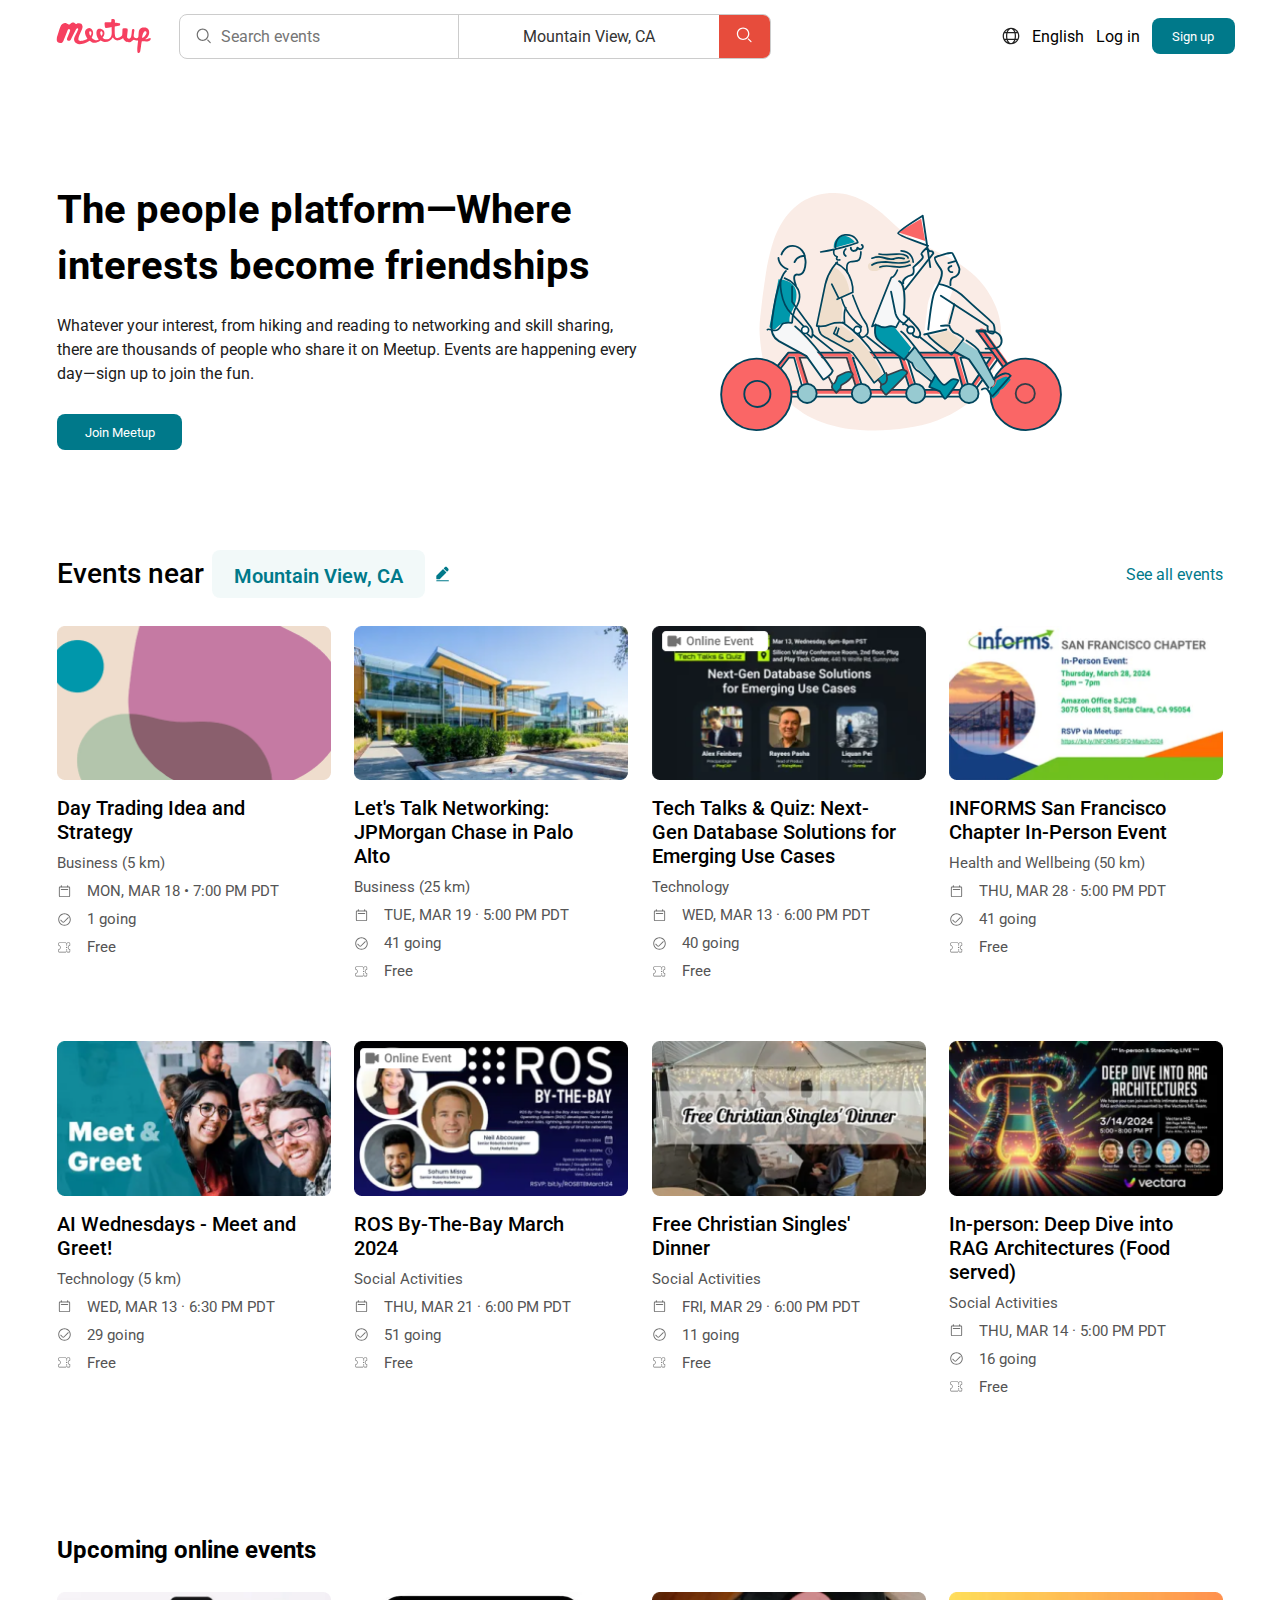
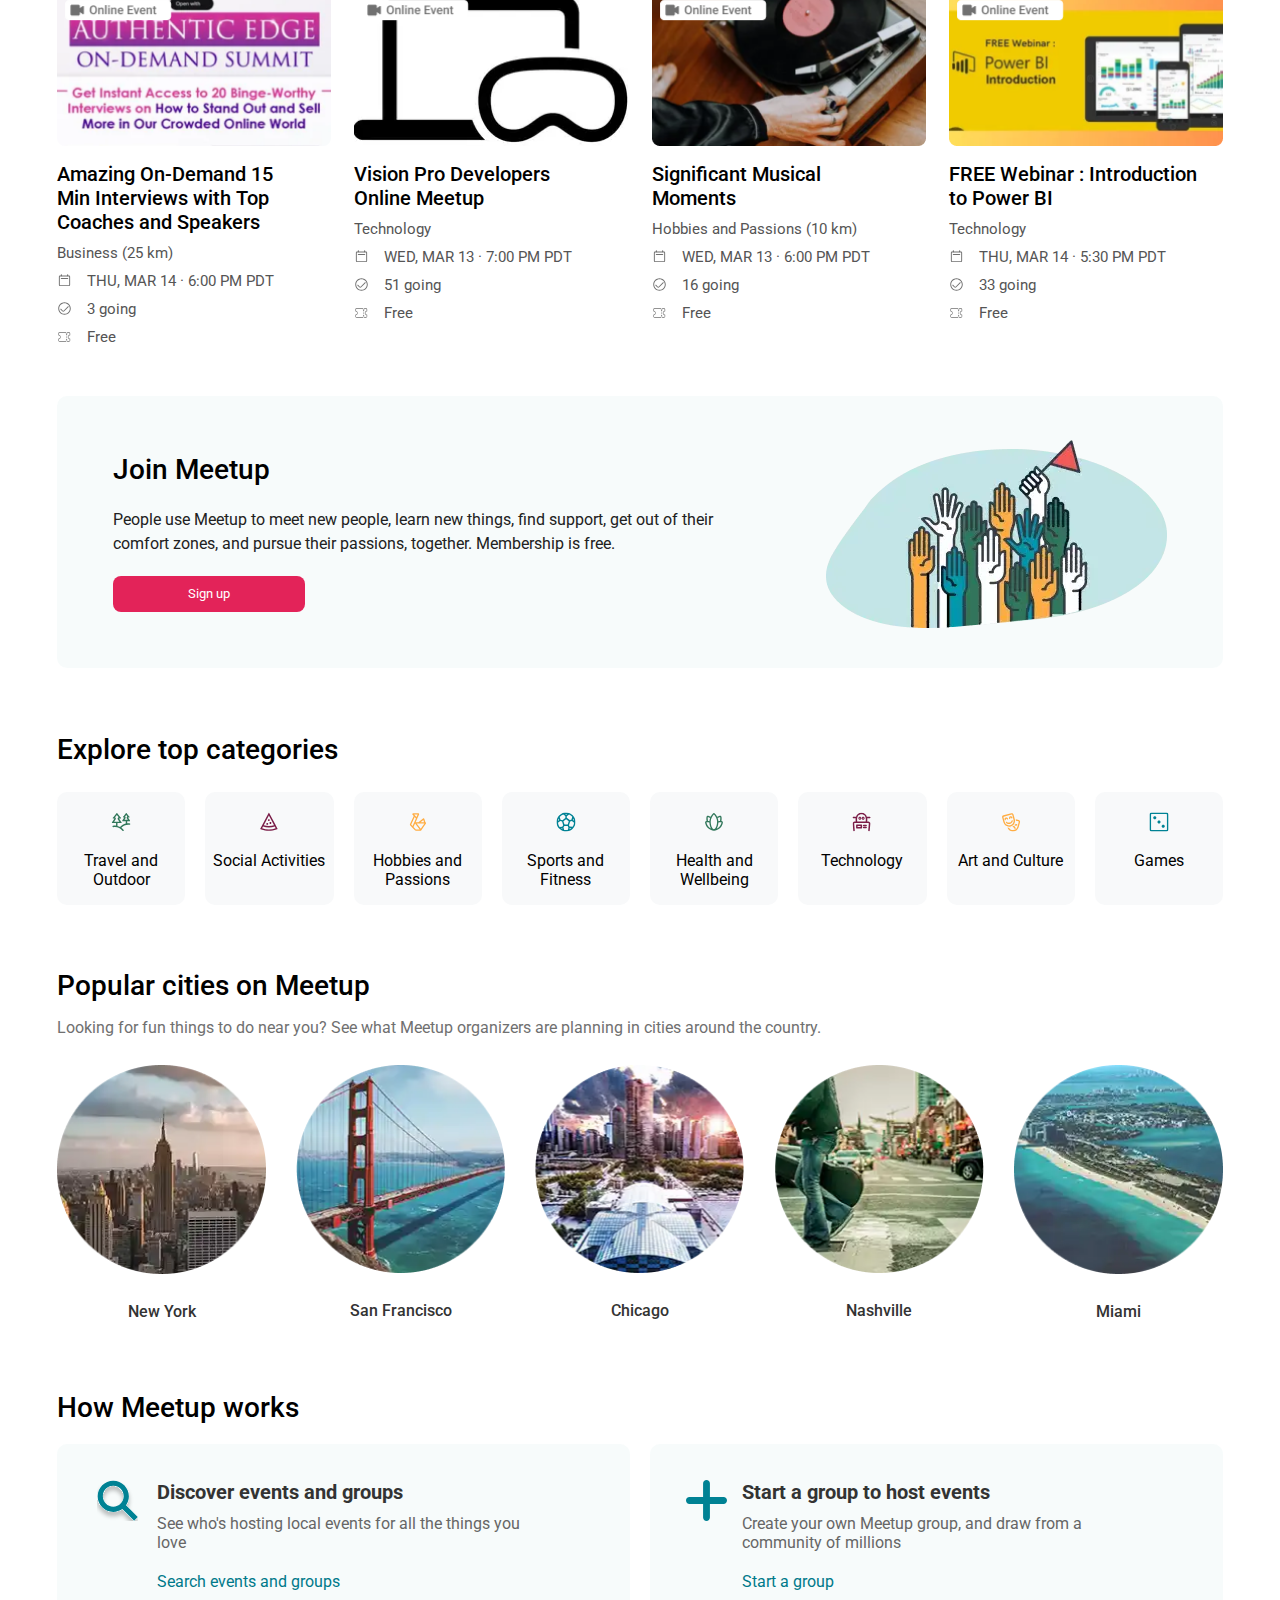
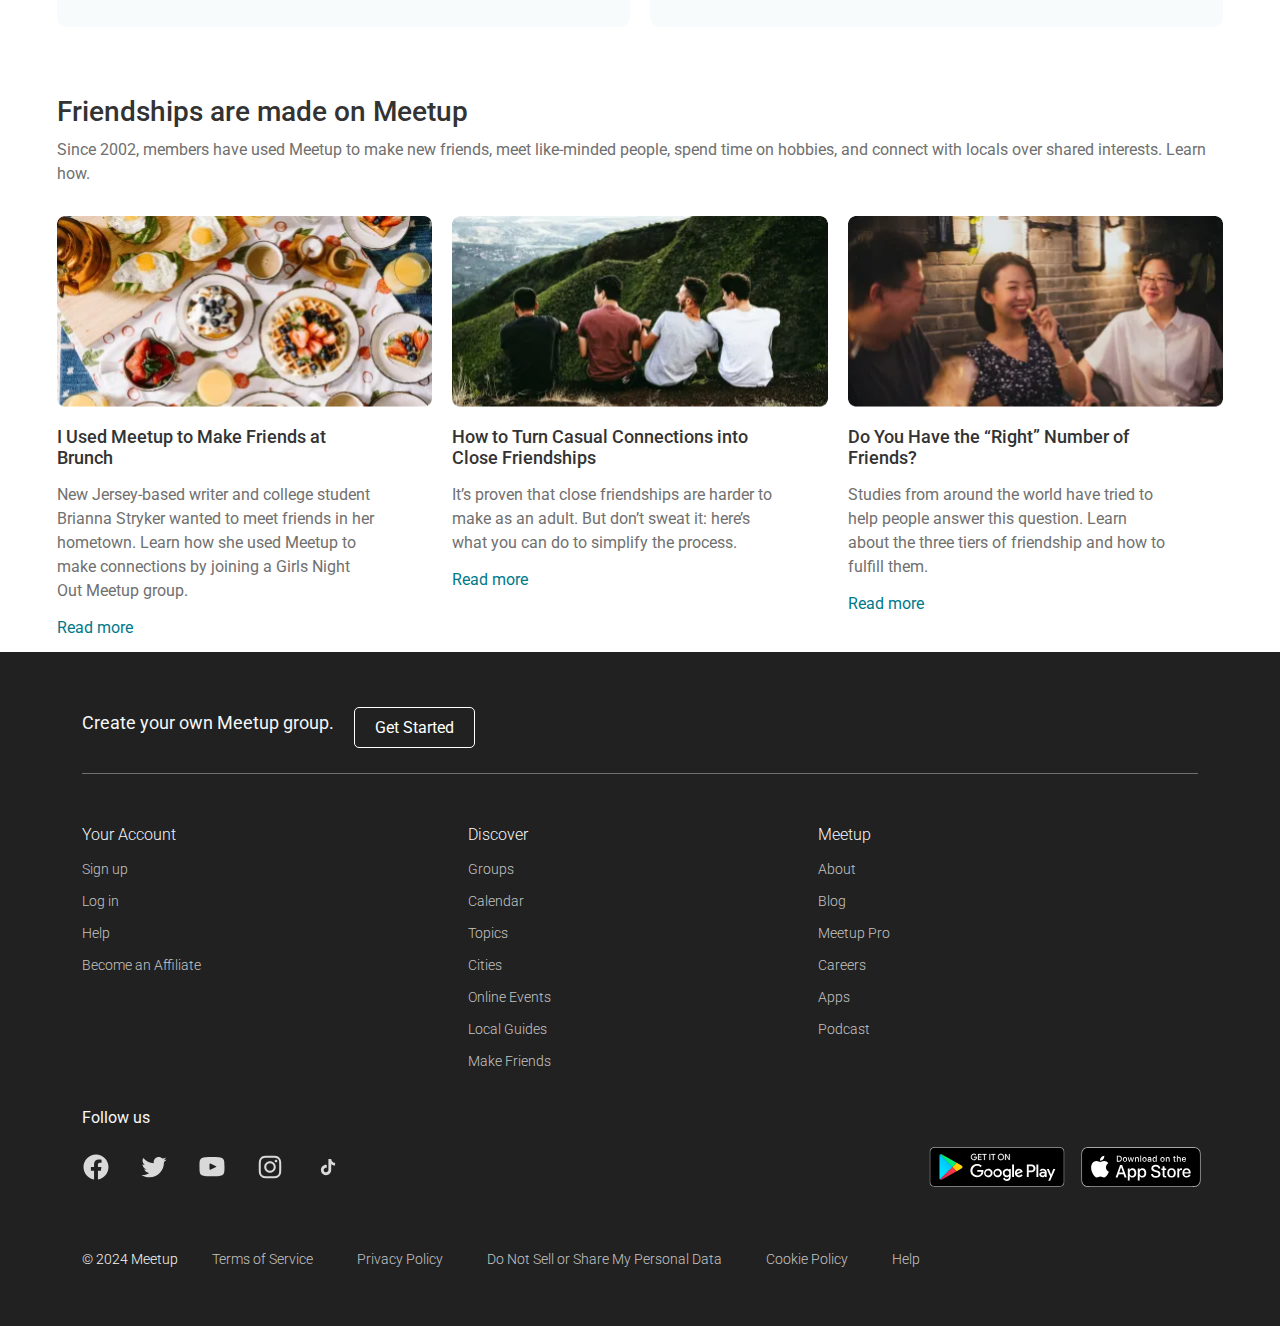
<file: index.html>
<!DOCTYPE html>
<html lang="en">
  <head>
    <meta charset="UTF-8" />
    <meta name="viewport" content="width=device-width, initial-scale=1.0" />

    <link
      href="https://fonts.googleapis.com/css2?family=Roboto:ital,wght@0,100;0,300;0,400;0,500;0,700;0,900;1,100;1,300;1,400;1,500;1,700;1,900&display=swap"
      rel="stylesheet"
    />

    <link rel="stylesheet" href="./styles/style.css" />
    <link rel="stylesheet" href="./styles/addaptive.css" />

    <title>Document</title>
  </head>
  <body>
    <header>
      <ul class="search-container_up">
        <li><img src="./icons/icons_header/vector_right.svg" alt="vector_right" /></li>
        <li class="text">English</li>
        <li class="text">Log in</li>
        <li><button>Sign up</button></li>
      </ul>
      <div class="search-container">
        <img src="./icons/icons_header/meet_up.svg" class="meet-up" alt="meet_up" />
        <div class="search-bar">
          <div class="search-input-wrapper">
            <img class="icon" src="./icons/icons_header/serch.svg" alt="search" />
            <input type="text" class="search-input" placeholder="Search events" />
          </div>
          <input type="text" class="location-input" value="Mountain View, CA" />
          <button class="search-button"><img src="./icons/icons_header/search_red.svg" alt="search_red" /></button>
        </div>

        <ul class="search-container_right">
          <li><img src="./icons/icons_header/vector_right.svg" alt="vector_right" /></li>
          <li class="text">English</li>
          <li class="text">Log in</li>
          <li><button>Sign up</button></li>
        </ul>
      </div>
    </header>
    <div class="container">
      <section class="platform">
        <div class="platform-content">
          <h1>The people platform—Where interests become friendships</h1>
          <p>
            Whatever your interest, from hiking and reading to networking and skill sharing, there are thousands of
            people who share it on Meetup. Events are happening every day—sign up to join the fun.
          </p>
          <button class="btn-primary">Join Meetup</button>
        </div>
        <div class="platform-image">
          <img
            src="./images/images_people_platform/the_people_platform.svg"
            alt="Illustration of people on a bicycle"
          />
        </div>
      </section>
      <section class="events-near">
        <div class="events-header">
          <h2>
            Events near <span class="location">Mountain View, CA</span>
            <img src="./icons/icons_main/icons_events_near/pensil.svg" alt="Edit location" class="edit-icon" />
          </h2>
          <a href="#" class="see-all-events">See all events</a>
        </div>
        <div class="cards-grid">
          <!-- Карточки событий -->
          <div class="event-card">
            <img src="./images/images_main/events_near/trading_idea.png" alt="Event Image" />
            <div class="even-card-text">
              <h3>Day Trading Idea and Strategy</h3>
              <p>Business (5 km)</p>
              <p>
                <img src="./icons/icons_main/icons_events_near/kalendar.svg" alt="Calendar Icon" class="icon" />
                MON, MAR 18 • 7:00 PM PDT
              </p>
              <p>
                <img src="./icons/icons_main/icons_events_near/going.svg" alt="Person Icon" class="icon" />
                1 going
              </p>
              <p>
                <img src="./icons/icons_main/icons_events_near/free.svg" alt="Free Icon" class="icon" />
                Free
              </p>
            </div>
          </div>
          <div class="event-card">
            <img src="./images/images_main/events_near/lets_talk.png" alt="Event Image" />
            <div class="even-card-text">
              <h3>Let's Talk Networking: JPMorgan Chase in Palo Alto</h3>
              <p>Business (25 km)</p>
              <p>
                <img src="./icons/icons_main/icons_events_near/kalendar.svg" alt="Calendar Icon" class="icon" />
                TUE, MAR 19 · 5:00 PM PDT
              </p>
              <p>
                <img src="./icons/icons_main/icons_events_near/going.svg" alt="Person Icon" class="icon" />
                41 going
              </p>
              <p>
                <img src="./icons/icons_main/icons_events_near/free.svg" alt="Free Icon" class="icon" />
                Free
              </p>
            </div>
          </div>
          <div class="event-card">
            <img src="./images/images_main/events_near/tech_talk.png" alt="Event Image" />
            <div class="even-card-text">
              <h3>Tech Talks & Quiz: Next- Gen Database Solutions for Emerging Use Cases</h3>
              <p>Technology</p>
              <p>
                <img src="./icons/icons_main/icons_events_near/kalendar.svg" alt="Calendar Icon" class="icon" />
                WED, MAR 13 · 6:00 PM PDT
              </p>
              <p>
                <img src="./icons/icons_main/icons_events_near/going.svg" alt="Person Icon" class="icon" />
                40 going
              </p>
              <p>
                <img src="./icons/icons_main/icons_events_near/free.svg" alt="Free Icon" class="icon" />
                Free
              </p>
            </div>
          </div>
          <div class="event-card">
            <img src="./images/images_main/events_near/informs.png" alt="Event Image" />
            <div class="even-card-text">
              <h3>INFORMS San Francisco Chapter In-Person Event</h3>
              <p>Health and Wellbeing (50 km)</p>
              <p>
                <img src="./icons/icons_main/icons_events_near/kalendar.svg" alt="Calendar Icon" class="icon" />
                THU, MAR 28 · 5:00 PM PDT
              </p>
              <p>
                <img src="./icons/icons_main/icons_events_near/going.svg" alt="Person Icon" class="icon" />
                41 going
              </p>
              <p>
                <img src="./icons/icons_main/icons_events_near/free.svg" alt="Free Icon" class="icon" />
                Free
              </p>
            </div>
          </div>
          <div class="event-card">
            <img src="./images/images_main/events_near/al_wednesdays.png" alt="Event Image" />
            <div class="even-card-text">
              <h3>AI Wednesdays - Meet and Greet!</h3>
              <p>Technology (5 km)</p>
              <p>
                <img src="./icons/icons_main/icons_events_near/kalendar.svg" alt="Calendar Icon" class="icon" />
                WED, MAR 13 · 6:30 PM PDT
              </p>
              <p>
                <img src="./icons/icons_main/icons_events_near/going.svg" alt="Person Icon" class="icon" />
                29 going
              </p>
              <p>
                <img src="./icons/icons_main/icons_events_near/free.svg" alt="Free Icon" class="icon" />
                Free
              </p>
            </div>
          </div>
          <div class="event-card">
            <img src="./images/images_main/events_near/ros_by.png" alt="Event Image" />
            <div class="even-card-text">
              <h3>ROS By-The-Bay March 2024</h3>
              <p>Social Activities</p>
              <p>
                <img src="./icons/icons_main/icons_events_near/kalendar.svg" alt="Calendar Icon" class="icon" />
                THU, MAR 21 · 6:00 PM PDT
              </p>
              <p>
                <img src="./icons/icons_main/icons_events_near/going.svg" alt="Person Icon" class="icon" />
                51 going
              </p>
              <p>
                <img src="./icons/icons_main/icons_events_near/free.svg" alt="Free Icon" class="icon" />
                Free
              </p>
            </div>
          </div>
          <div class="event-card">
            <img src="./images/images_main/events_near/free_christian.png" alt="Event Image" />
            <div class="even-card-text">
              <h3>Free Christian Singles' Dinner</h3>
              <p>Social Activities</p>
              <p>
                <img src="./icons/icons_main/icons_events_near/kalendar.svg" alt="Calendar Icon" class="icon" />
                FRI, MAR 29 · 6:00 PM PDT
              </p>
              <p>
                <img src="./icons/icons_main/icons_events_near/going.svg" alt="Person Icon" class="icon" />
                11 going
              </p>
              <p>
                <img src="./icons/icons_main/icons_events_near/free.svg" alt="Free Icon" class="icon" />
                Free
              </p>
            </div>
          </div>
          <div class="event-card">
            <img src="./images/images_main/events_near/deep_dive.png" alt="Event Image" />
            <div class="even-card-text">
              <h3>In-person: Deep Dive into RAG Architectures (Food served)</h3>
              <p>Social Activities</p>
              <p>
                <img src="./icons/icons_main/icons_events_near/kalendar.svg" alt="Calendar Icon" class="icon" />
                THU, MAR 14 · 5:00 PM PDT
              </p>
              <p>
                <img src="./icons/icons_main/icons_events_near/going.svg" alt="Person Icon" class="icon" />
                16 going
              </p>
              <p>
                <img src="./icons/icons_main/icons_events_near/free.svg" alt="Free Icon" class="icon" />
                Free
              </p>
            </div>
          </div>

          <!-- Другие карточки -->
        </div>
        <section class="online-events">
          <h2>Upcoming online events</h2>
          <div class="cards-grid">
            <!-- Карточки онлайн событий -->
            <div class="event-card">
              <img src="./images/images_main/events_near/amazing_on.png" alt="Event Image" />
              <div class="even-card-text">
                <h3>Amazing On-Demand 15 Min Interviews with Top Coaches and Speakers</h3>
                <p>Business (25 km)</p>
                <p>
                  <img src="./icons/icons_main/icons_events_near/kalendar.svg" alt="Calendar Icon" class="icon" />
                  THU, MAR 14 · 6:00 PM PDT
                </p>
                <p>
                  <img src="./icons/icons_main/icons_events_near/going.svg" alt="Person Icon" class="icon" />
                  3 going
                </p>
                <p>
                  <img src="./icons/icons_main/icons_events_near/free.svg" alt="Free Icon" class="icon" />
                  Free
                </p>
              </div>
            </div>
            <div class="event-card">
              <img src="./images/images_main/events_near/vision_pro.png" alt="Event Image" />
              <div class="even-card-text">
                <h3>Vision Pro Developers Online Meetup</h3>
                <p>Technology</p>
                <p>
                  <img src="./icons/icons_main/icons_events_near/kalendar.svg" alt="Calendar Icon" class="icon" />
                  WED, MAR 13 · 7:00 PM PDT
                </p>
                <p>
                  <img src="./icons/icons_main/icons_events_near/going.svg" alt="Person Icon" class="icon" />
                  51 going
                </p>
                <p>
                  <img src="./icons/icons_main/icons_events_near/free.svg" alt="Free Icon" class="icon" />
                  Free
                </p>
              </div>
            </div>
            <div class="event-card">
              <img src="./images/images_main/events_near/musical.png" alt="Event Image" />
              <div class="even-card-text">
                <h3>Significant Musical Moments</h3>
                <p>Hobbies and Passions (10 km)</p>
                <p>
                  <img src="./icons/icons_main/icons_events_near/kalendar.svg" alt="Calendar Icon" class="icon" />
                  WED, MAR 13 · 6:00 PM PDT
                </p>
                <p>
                  <img src="./icons/icons_main/icons_events_near/going.svg" alt="Person Icon" class="icon" />
                  16 going
                </p>
                <p>
                  <img src="./icons/icons_main/icons_events_near/free.svg" alt="Free Icon" class="icon" />
                  Free
                </p>
              </div>
            </div>
            <div class="event-card">
              <img src="./images/images_main/events_near/free_webinar.png" alt="Event Image" />
              <div class="even-card-text">
                <h3>FREE Webinar : Introduction to Power BI</h3>
                <p>Technology</p>
                <p>
                  <img src="./icons/icons_main/icons_events_near/kalendar.svg" alt="Calendar Icon" class="icon" />
                  THU, MAR 14 · 5:30 PM PDT
                </p>
                <p>
                  <img src="./icons/icons_main/icons_events_near/going.svg" alt="Person Icon" class="icon" />
                  33 going
                </p>
                <p>
                  <img src="./icons/icons_main/icons_events_near/free.svg" alt="Free Icon" class="icon" />
                  Free
                </p>
              </div>
            </div>
          </div>
        </section>
      </section>
      <section class="join-meetup">
        <div class="join-content">
          <h2>Join Meetup</h2>
          <p>
            People use Meetup to meet new people, learn new things, find support, get out of their comfort zones, and
            pursue their passions, together. Membership is free.
          </p>
          <button class="btn-primary_join">Sign up</button>
        </div>
        <div class="join-image">
          <img src="./images/images_main/meetup/join_meetup.svg" alt="Illustration of people joining Meetup" />
        </div>
      </section>
      <section class="explore-categories">
        <h2>Explore top categories</h2>
        <div class="categories-grid">
          <div class="category">
            <div class="category-icon">
              <img src="./icons/icons_main/explore_top_categories/travel_and_outdoor.svg" alt="Travel Icon" />
            </div>
            <p>Travel and Outdoor</p>
          </div>
          <div class="category">
            <div class="category-icon">
              <img src="./icons/icons_main/explore_top_categories/social_activities.svg" alt="Social Icon" />
            </div>
            <p>Social Activities</p>
          </div>
          <div class="category">
            <div class="category-icon">
              <img src="./icons/icons_main/explore_top_categories/hobbies_and_passions.svg" alt="Hobbies Icon" />
            </div>
            <p>Hobbies and Passions</p>
          </div>
          <div class="category">
            <div class="category-icon">
              <img src="./icons/icons_main/explore_top_categories/sports_and_fitness.svg" alt="Sports Icon" />
            </div>
            <p>Sports and Fitness</p>
          </div>
          <div class="category">
            <div class="category-icon">
              <img src="./icons/icons_main/explore_top_categories/health_and_wellness.svg" alt="Health Icon" />
            </div>
            <p>Health and Wellbeing</p>
          </div>
          <div class="category">
            <div class="category-icon">
              <img src="./icons/icons_main/explore_top_categories/technology.svg" alt="Technology Icon" />
            </div>
            <p>Technology</p>
          </div>
          <div class="category">
            <div class="category-icon">
              <img src="./icons/icons_main/explore_top_categories/art_and_culture.svg" alt="Art Icon" />
            </div>
            <p>Art and Culture</p>
          </div>
          <div class="category">
            <div class="category-icon">
              <img src="./icons/icons_main/explore_top_categories/games.svg" alt="Games Icon" />
            </div>
            <p>Games</p>
          </div>
        </div>
      </section>
      <section class="popular-cities">
        <h2 class="title_popular">Popular cities on Meetup</h2>
        <p class="cities-description">
          Looking for fun things to do near you? See what Meetup organizers are planning in cities around the country.
        </p>
        <div class="cities-grid">
          <div class="city-card">
            <img src="./images/images_main/popular_cities/new_york.png" alt="New York" />
            <p>New York</p>
          </div>
          <div class="city-card">
            <img src="./images/images_main/popular_cities/san_francisco.png" alt="San Francisco" />
            <p>San Francisco</p>
          </div>
          <div class="city-card">
            <img src="./images/images_main/popular_cities/chicago.png" alt="New York" />
            <p>Chicago</p>
          </div>
          <div class="city-card">
            <img src="./images/images_main/popular_cities/nashville.png" alt="New York" />
            <p>Nashville</p>
          </div>
          <div class="city-card">
            <img src="./images/images_main/popular_cities/miami.png" alt="New York" />
            <p>Miami</p>
          </div>
          <!-- Другие города -->
        </div>
      </section>
      <section class="how-meetup-works">
        <h1>How Meetup works</h1>
        <div class="cards">
          <div class="card">
            <div class="content">
              <img src="./icons/icons_main/how_meetup/search.svg" alt="" />
              <div class="text">
                <h2>Discover events and groups</h2>
                <p>See who's hosting local events for all the things you love</p>
                <a href="">Search events and groups</a>
              </div>
            </div>
          </div>
          <div class="card">
            <div class="content">
              <img src="./icons/icons_main/how_meetup/plus.svg" alt="" />
              <div class="text">
                <h2>Start a group to host events</h2>
                <p>Create your own Meetup group, and draw from a community of millions</p>
                <a href="">Start a group</a>
              </div>
            </div>
          </div>
        </div>
      </section>
      <section class="friendships">
        <h1>Friendships are made on Meetup</h1>
        <p class="description">
          Since 2002, members have used Meetup to make new friends, meet like-minded people, spend time on hobbies, and
          connect with locals over shared interests. Learn how.
        </p>
        <div class="friendships-cards">
          <div class="friendships-card">
            <img src="./images/images_main/friendships_are_made/first_article.png" alt="Brunch table" />
            <h2>I Used Meetup to Make Friends at Brunch</h2>
            <p>
              New Jersey-based writer and college student Brianna Stryker wanted to meet friends in her hometown. Learn
              how she used Meetup to make connections by joining a Girls Night Out Meetup group.
            </p>
            <a href="">Read more</a>
          </div>
          <div class="friendships-card">
            <img src="./images/images_main/friendships_are_made/second_article.png" alt="Group hiking" />
            <h2>How to Turn Casual Connections into Close Friendships</h2>
            <p>
              It’s proven that close friendships are harder to make as an adult. But don’t sweat it: here’s what you can
              do to simplify the process.
            </p>
            <a href="">Read more</a>
          </div>
          <div class="friendships-card">
            <img src="./images/images_main/friendships_are_made/third_article.png" alt="Group of friends laughing" />
            <h2>Do You Have the “Right” Number of Friends?</h2>
            <p>
              Studies from around the world have tried to help people answer this question. Learn about the three tiers
              of friendship and how to fulfill them.
            </p>
            <a href="">Read more</a>
          </div>
        </div>
      </section>
    </div>
    <footer class="footer">
      <div class="footer-container">
        <div class="footer-top">
          <p>Create your own Meetup group.</p>
          <button class="get-started">Get Started</button>
        </div>

        <div class="footer-middle">
          <div class="footer-column">
            <h3>Your Account</h3>
            <ul>
              <li><a href="">Sign up</a></li>
              <li><a href="">Log in</a></li>
              <li><a href="">Help</a></li>
              <li><a href="">Become an Affiliate</a></li>
            </ul>
          </div>
          <div class="footer-column">
            <h3>Discover</h3>
            <ul>
              <li><a href="">Groups</a></li>
              <li><a href="">Calendar</a></li>
              <li><a href="">Topics</a></li>
              <li><a href="">Cities</a></li>
              <li><a href="">Online Events</a></li>
              <li><a href="">Local Guides</a></li>
              <li><a href="">Make Friends</a></li>
            </ul>
          </div>
          <div class="footer-column">
            <h3>Meetup</h3>
            <ul>
              <li><a href="">About</a></li>
              <li><a href="">Blog</a></li>
              <li><a href="">Meetup Pro</a></li>
              <li><a href="">Careers</a></li>
              <li><a href="">Apps</a></li>
              <li><a href="">Podcast</a></li>
            </ul>
          </div>
        </div>
        <h3 class="follow">Follow us</h3>
        <div class="footer-bottom">
          <div class="social">
            <img src="./icons/icons_footer/link_facebook.svg" alt="" />
            <img src="./icons/icons_footer/link_twitter.svg" alt="" />
            <img src="./icons/icons_footer/llink_youtube.svg" alt="" />
            <img src="./icons/icons_footer/link_Instagram.svg" alt="" />
            <img src="./icons/icons_footer/link_tiktok.svg" alt="" />
          </div>
          <div class="stores">
            <img src="./icons/icons_footer/download_google_play.svg" alt="" />
            <img src="./icons/icons_footer/download_app_store.svg" alt="" />
          </div>
        </div>

        <div class="footer-legal">
          <p>© 2024 Meetup</p>
          <a href="">Terms of Service</a>
          <a href="">Privacy Policy</a>
          <a href="">Do Not Sell or Share My Personal Data</a>
          <a href="">Cookie Policy</a>
          <a href="">Help</a>
        </div>
      </div>
    </footer>
    <script src="./script.js"></script>
  </body>
</html>
</file>
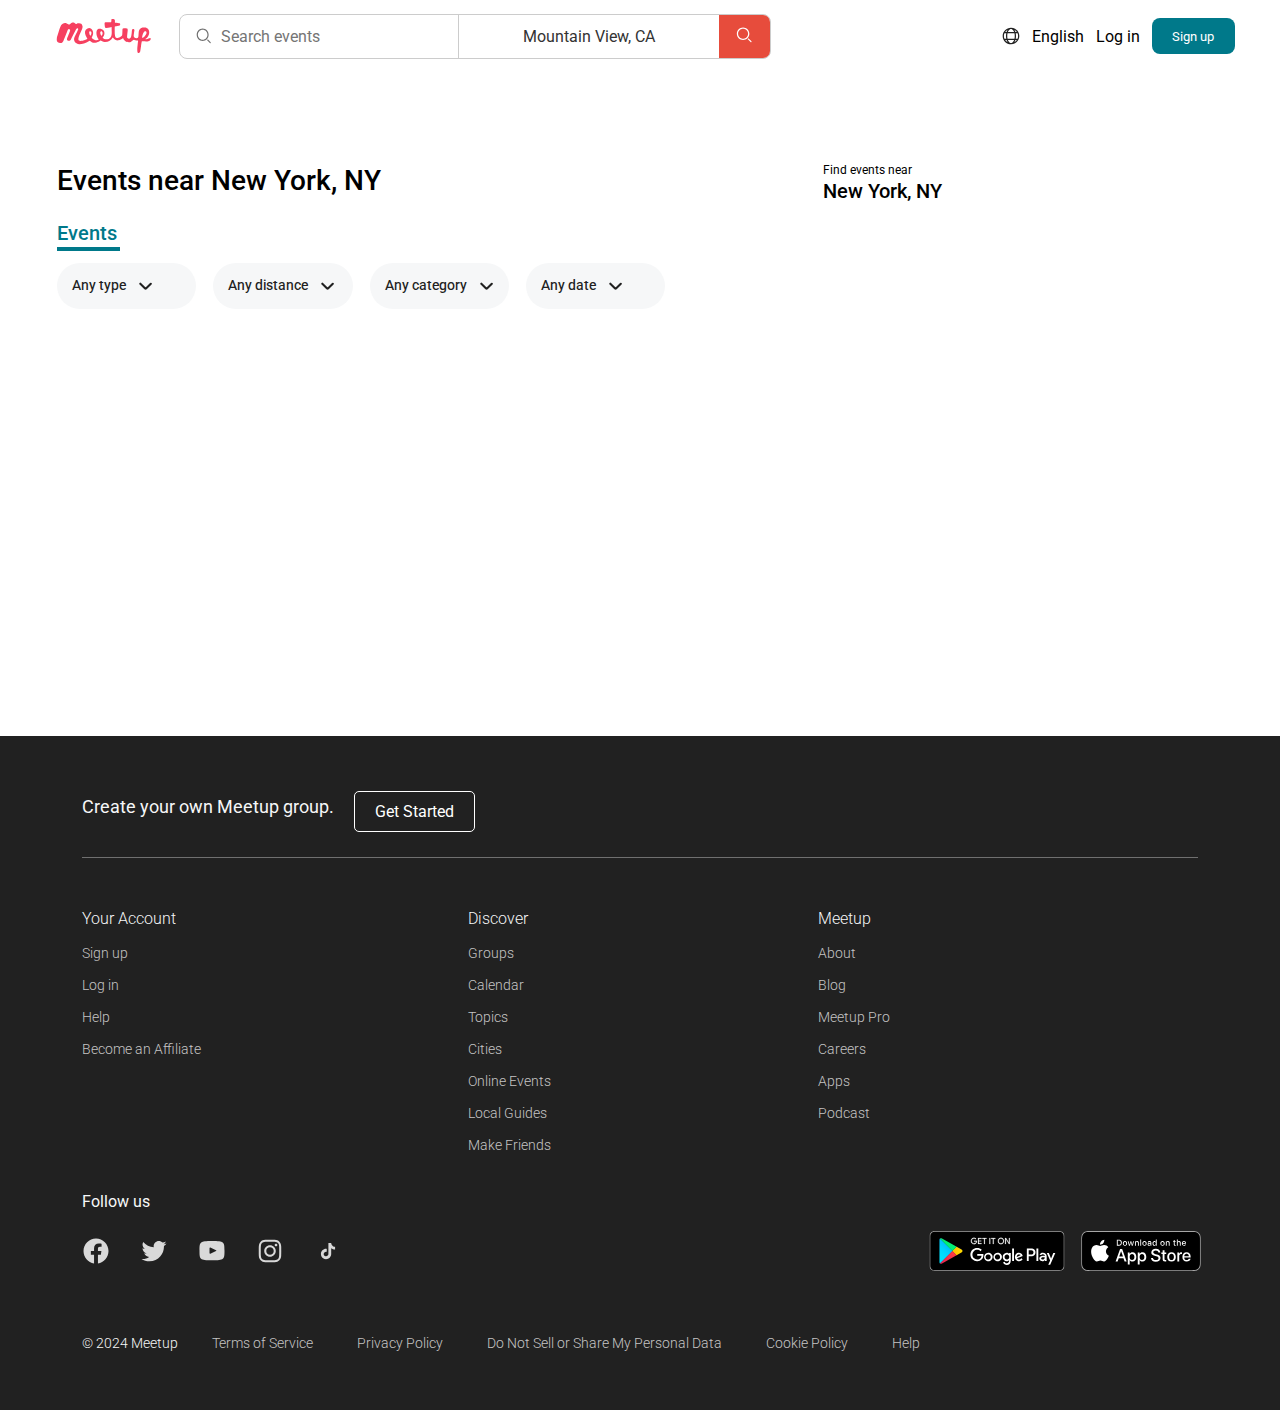
<file: index_2.html>
<!DOCTYPE html>
<html lang="en">
  <head>
    <meta charset="UTF-8" />
    <meta name="viewport" content="width=device-width, initial-scale=1.0" />
    <link
      href="https://fonts.googleapis.com/css2?family=Roboto:ital,wght@0,100;0,300;0,400;0,500;0,700;0,900;1,100;1,300;1,400;1,500;1,700;1,900&display=swap"
      rel="stylesheet"
    />
    <link rel="stylesheet" href="./styles/style.css" />
    <link rel="stylesheet" href="./styles/addaptive.css" />
    <title>Document</title>
  </head>
  <body>
    <header>
      <ul class="search-container_up">
        <li><img src="./icons/icons_header/vector_right.svg" alt="" /></li>
        <li class="text">English</li>
        <li class="text">Log in</li>
        <li><button>Sign up</button></li>
      </ul>
      <div class="search-container">
        <!-- <a href="http://127.0.0.1:5500/index.html"
          ><img
            src="./icons/icons_header/meet_up.svg"
            class="meet-up"
            alt="meet_up"
        /></a> -->
        <img
          src="./icons/icons_header/meet_up.svg"
          class="meet-up"
          alt="meet_up"
        />
        <div class="search-bar">
          <div class="search-input-wrapper">
            <img class="icon" src="./icons/icons_header/serch.svg" alt="" />
            <input
              type="text"
              class="search-input"
              placeholder="Search events"
            />
          </div>
          <input type="text" class="location-input" value="Mountain View, CA" />
          <button class="search-button">
            <img src="./icons/icons_header/search_red.svg" alt="" />
          </button>
        </div>

        <ul class="search-container_right">
          <li><img src="./icons/icons_header/vector_right.svg" alt="" /></li>
          <li class="text">English</li>
          <li class="text">Log in</li>
          <li><button>Sign up</button></li>
        </ul>
      </div>
    </header>
    <div class="container">
      <div class="events">
        <div class="events-left">
          <h3>Events near New York, NY</h3>
          <p class="events-link">Events</p>
          <ul>
            <li data-filter="type">
              Any type <img src="./icons/icons_2p/any_type.svg" alt="" />
            </li>
            <li data-filter="distance">
              Any distance <img src="./icons/icons_2p/any_type.svg" alt="" />
            </li>
            <li data-filter="category">
              Any category <img src="./icons/icons_2p/any_type.svg" alt="" />
            </li>
            <li data-filter="date">
              Any date <img src="./icons/icons_2p/any_type.svg" alt="" />
            </li>
          </ul>
          <div class="filter-dropdown" id="type-dropdown">
            <select id="type">
              <option value="any">Any</option>
              <option value="online">Online</option>
              <option value="offline">Offline</option>
            </select>
          </div>

          <div class="filter-dropdown" id="distance-dropdown">
            <input type="number" id="distance" min="0" />
          </div>

          <div class="filter-dropdown" id="category-dropdown">
            <select id="category">
              <option value="any">Any</option>
              <option value="Technology">Technology</option>
              <option value="Business">Business</option>
              <option value="Health and Wellbeing">Health and Wellbeing</option>
              <option value="Social Activities">Social Activities</option>
              <option value="Hobbies and Passions">Hobbies and Passions</option>
            </select>
          </div>

          <div class="filter-dropdown" id="date-dropdown">
            <input type="date" id="date" placeholder="" />
          </div>
          <div class="container-content">-></div>
        </div>
        <div class="events-right">
          <p>Find events near</p>
          <h3>New York, NY</h3>

          <iframe
            class="map"
            src="https://www.google.com/maps/embed?pb=!1m18!1m12!1m3!1d24138.915148491174!2d-74.00639342908928!3d40.71277612012174!2m3!1f0!2f0!3f0!3m2!1i1024!2i768!4f13.1!3m3!1m2!1s0x0%3A0x0!2zNDDCsDQyJzQ2LjAiTiA3NMKwMDAnMzAuMCJX!5e0!3m2!1sru!2sru!4v1706789012345!5m2!1sru!2sru"
            width="800"
            height="800"
            style="border: 0"
            allowfullscreen=""
            loading="lazy"
          >
          </iframe>
          <!-- <img class="map" src="./images/image_main_2p/map_nys.png" alt="" /> -->
        </div>
      </div>
    </div>
    <footer class="footer">
      <div class="footer-container">
        <div class="footer-top">
          <p>Create your own Meetup group.</p>
          <button class="get-started">Get Started</button>
        </div>

        <div class="footer-middle">
          <div class="footer-column">
            <h3>Your Account</h3>
            <ul>
              <li><a href="">Sign up</a></li>
              <li><a href="">Log in</a></li>
              <li><a href="">Help</a></li>
              <li><a href="">Become an Affiliate</a></li>
            </ul>
          </div>
          <div class="footer-column">
            <h3>Discover</h3>
            <ul>
              <li><a href="">Groups</a></li>
              <li><a href="">Calendar</a></li>
              <li><a href="">Topics</a></li>
              <li><a href="">Cities</a></li>
              <li><a href="">Online Events</a></li>
              <li><a href="">Local Guides</a></li>
              <li><a href="">Make Friends</a></li>
            </ul>
          </div>
          <div class="footer-column">
            <h3>Meetup</h3>
            <ul>
              <li><a href="">About</a></li>
              <li><a href="">Blog</a></li>
              <li><a href="">Meetup Pro</a></li>
              <li><a href="">Careers</a></li>
              <li><a href="">Apps</a></li>
              <li><a href="">Podcast</a></li>
            </ul>
          </div>
        </div>
        <h3 class="follow">Follow us</h3>
        <div class="footer-bottom">
          <div class="social">
            <img src="./icons/icons_footer/link_facebook.svg" alt="" />
            <img src="./icons/icons_footer/link_twitter.svg" alt="" />
            <img src="./icons/icons_footer/llink_youtube.svg" alt="" />
            <img src="./icons/icons_footer/link_Instagram.svg" alt="" />
            <img src="./icons/icons_footer/link_tiktok.svg" alt="" />
          </div>
          <div class="stores">
            <img src="./icons/icons_footer/download_google_play.svg" alt="" />
            <img src="./icons/icons_footer/download_app_store.svg" alt="" />
          </div>
        </div>

        <div class="footer-legal">
          <p>© 2024 Meetup</p>
          <a href="">Terms of Service</a>
          <a href="">Privacy Policy</a>
          <a href="">Do Not Sell or Share My Personal Data</a>
          <a href="">Cookie Policy</a>
          <a href="">Help</a>
        </div>
      </div>
    </footer>
    <script src="./script.js"></script>
  </body>
</html>
</file>
<file: styles/style.css>
* {
  margin: 0;
  padding: 0;
  box-sizing: border-box;
  font-family: "Roboto", sans-serif;
}

.search-container {
  display: flex;
  justify-content: space-evenly;
  align-items: center;
  padding: 20px;
  margin: 10px;
  height: 42px;
  margin-top: 15px;
}

.search-bar {
  display: flex;
  align-items: center;
  gap: 5px;
  border: 1px solid #ccc;
  border-radius: 8px;
  overflow: hidden;
  width: 592px;
}

.search-input-wrapper {
  height: 43px;
  display: flex;
  align-items: center;
  flex: 1; /* Растягиваем секцию для ввода текста */
  padding: 0 14px;
  border-right: 1px solid #ccc;
}

.icon {
  width: 20px;
  margin-right: 7px;
}

.search-input {
  border: none;
  outline: none;
  font-size: 16px;
  width: 100%;
}

.location-input {
  flex: 1;
  border: none;
  outline: none;
  font-size: 16px;
  color: #333;
  text-align: center;
}

.search-button {
  background-color: #e74c3c;
  border: none;
  padding: 10px 15px;
  cursor: pointer;
}

.search-button:hover {
  background-color: #a71e0f;
}

.search-container .meet-up {
  width: 118px;
  height: 34px;
  cursor: pointer;
}
@keyframes shake {
  0%,
  100% {
    transform: translateX(0);
  }
  25% {
    transform: translateX(-5px);
  }
  75% {
    transform: translateX(5px);
  }
}
.search-container .meet-up:hover {
  animation: shake 0.5s ease-in-out;
}

.search-container_right {
  display: flex;
  align-items: center;
  justify-content: center;
  gap: 12px;
  list-style: none;
  margin-left: 216px;
}
.search-container_right li {
  cursor: pointer;
}
.search-container_right img {
  padding-top: 4px;
}

.search-container_right button {
  background-color: rgba(0, 121, 138, 1);
  color: white;
  padding: 6px;
  width: 83px;
  height: 36px;
  border: none;
  border-radius: 8px;
  cursor: pointer;
}
.search-container_right button:hover {
  background-color: rgb(2, 69, 78);
  transform: translateY(-1px);
  box-shadow: 0 4px 8px rgba(0, 0, 0, 0.15);
  /* cursor: pointer; */
}

.search-container_up {
  display: none;
  /* display: flex; */
  align-items: center;
  justify-content: center;
  gap: 12px;
  list-style: none;
  position: fixed;
  left: 616px;
  top: 20px;
}
.search-container_up li {
  cursor: pointer;
}
.search-container_up button {
  background-color: rgba(0, 121, 138, 1);
  color: white;
  padding: 6px;
  width: 83px;
  height: 36px;
  border: none;
  border-radius: 8px;
  cursor: pointer;
}
.search-container_up button:hover {
  background-color: rgb(2, 69, 78);
  transform: translateY(-1px);
  box-shadow: 0 4px 8px rgba(0, 0, 0, 0.15);
}

.container {
  /* width: fit-content; */
  max-width: 1196px;
  margin: 0 auto;
  padding: 15px;
}
.platform {
  display: flex;
  align-items: center;
  justify-content: space-between;
  margin-bottom: 40px;
  padding: 98px 152px 0 0px;
  border-radius: 10px;
  /* box-shadow: 0 2px 8px rgba(0, 0, 0, 0.1); */
}

.platform-image img {
  transition: transform 2s linear;
}
.platform-image:hover img {
  cursor: pointer;
  transform: translateX(-100%);
  transition: transform 8s linear;
}
.platform-content {
  width: 60%;
  max-width: 600px;
}

.platform-content h1 {
  font-size: 2.5rem;
  margin-bottom: 20px;
  line-height: 1.4;
}

.platform-content p {
  padding-right: 20px;
  font-size: 16px;
  margin-bottom: 28px;
  line-height: 24px;
  color: rgb(32, 32, 32);
}
.btn-primary {
  background-color: rgba(0, 121, 138, 1);
  color: white;
  padding: 6px;
  width: 125px;
  height: 36px;
  border: none;
  border-radius: 8px;
  cursor: pointer;
}
.btn-primary:hover {
  background-color: rgb(2, 69, 78);
  transform: translateY(-1px);
  box-shadow: 0 4px 8px rgba(0, 0, 0, 0.15);
  cursor: pointer;
}

.platform-image img {
  max-width: 379px;
  width: 100%;
}

.event-card {
  padding-top: 28px;
}
.event-card img {
  width: 100%;
  max-width: 274px;
}

.event-card:hover {
  transform: translateY(-5px);
  box-shadow: 0 4px 8px rgba(0, 0, 0, 0.15);
  cursor: pointer;
}
.events-near {
  margin-bottom: 40px;
}
.events-link:hover {
  cursor: pointer;
  transform: translateY(-1px);
}

.events-header {
  display: flex;
  align-items: center;
  justify-content: space-between;
  margin-top: 98px;
}

.events-header h2 {
  font-size: 28px;
  line-height: 36px;
  font-weight: 500;
  display: flex;
  align-items: center;
  gap: 8px;
}

.location {
  font-size: 20px;
  padding: 8px 22px 4px;
  background-color: rgba(151, 202, 209, 0.12);
  border-radius: 8px;
  color: rgba(0, 121, 138, 1);
  font-weight: 600;
}

.edit-icon {
  width: 20px;
  height: 20px;
  cursor: pointer;
}

.see-all-events {
  font-size: 16px;
  color: rgba(0, 121, 138, 1);
  text-decoration: none;
  font-weight: medium;
}

.see-all-events:hover {
  text-decoration: underline;
}
.event-card p {
  display: flex;
  align-items: center;
  gap: 8px;
  margin: 10px 0;
  font-size: 0.95rem;
  color: #555;
}

.event-card h3 {
  padding-top: 12px;
  width: 248px;
  font-size: 20px;
  line-height: 24px;
  font-weight: 500;
}

.event-card .icon {
  width: 15px;
  display: inline-block;
}

.cards-grid {
  display: grid;
  gap: 23px;
  grid-template-columns: repeat(4, 1fr);
}

.online-events {
  padding-top: 130px;
}

.join-meetup {
  display: flex;
  align-items: center;
  justify-content: space-between;
  gap: 20px;
  background-color: rgba(151, 202, 209, 0.08);
  padding: 36px 56px;
  border-radius: 10px;
  margin-bottom: 40px;
}

.join-content {
  max-width: 60%;
}

.join-content h2 {
  font-size: 28px;
  font-weight: 500;
  line-height: 36px;
  margin-bottom: 20px;
}

.join-content p {
  font-size: 16px;
  line-height: 24px;
  margin-bottom: 20px;
  color: rgba(33, 33, 33, 1);
}

.join-image img {
  width: 100%;
}

.btn-primary_join {
  background-color: rgba(227, 35, 89, 1);
  color: white;
  padding: 6px;
  width: 192px;
  height: 36px;
  border: none;
  border-radius: 8px;
}

.btn-primary_join:hover {
  transform: translateY(-2px);
  background-color: rgb(88, 8, 31);
  cursor: pointer;
}

.explore-categories h2 {
  font-size: 28px;
  font-weight: 500;
  line-height: 36px;
  margin-top: 64px;
  margin-bottom: 24px;
}

.categories-grid {
  display: grid;
  grid-template-columns: repeat(8, 1fr);
  gap: 20px;
}

.category {
  background-color: #f8f9fa;
  border-radius: 10px;
  padding: 16px 0 16px 0;
  text-align: center;
}

.category:hover {
  cursor: pointer;
  background-color: #e0edfa;
  transform: translateY(-5px);
  box-shadow: 0 4px 8px rgba(0, 0, 0, 0.15);
}

.category-icon {
  display: flex;
  justify-content: center;
  align-items: center;
  height: 28px;
  margin: 0 auto 15px;
}

.category-icon img {
  width: 20px;
  height: 20px;
}

.popular-cities {
  margin-bottom: 40px;
  text-align: center;
}

.title_popular {
  font-size: 28px;
  font-weight: 500;
  margin-top: 64px;
  text-align: left;
}

.cities-description {
  text-align: left;
  padding: 16px 0 28px 0;
  color: rgba(112, 112, 112, 1);
}

.cities-grid {
  display: grid;
  grid-template-columns: repeat(5, 1fr);
  gap: 30px;
}

.city-card:hover {
  cursor: pointer;
}

.city-card img {
  width: 100%;
  max-width: 209px;
}
.city-card img:hover {
  transform: scale(1.1);
}

.city-card p {
  padding-top: 24px;
  color: #333;
  font-weight: 500;
}

.how-meetup-works {
  padding-top: 30px;
  padding-bottom: 24px;
}

.how-meetup-works h1 {
  font-size: 28px;
  font-weight: 500;
  margin-bottom: 20px;
}

.cards {
  display: flex;
  justify-content: center;
  gap: 20px;
}

.card {
  background-color: rgba(151, 202, 209, 0.08);
  border-radius: 10px;

  padding: 36px;
  width: 580px;
}

.content {
  display: flex;
  align-items: flex-start;
  gap: 15px;
}

.text h2 {
  font-size: 20px;
  margin-bottom: 10px;
  color: #333333;
}

.text p {
  width: 380px;
  font-size: 16px;
  color: #666666;
  margin-bottom: 20px;
}

.text a {
  font-size: 16px;
  color: rgba(0, 121, 138, 1);
  text-decoration: none;
}

.text a:hover {
  text-decoration: underline;
}

.friendships {
  padding-top: 44px;
}

.friendships h1 {
  font-size: 28px;
  font-weight: 500;
  color: #333333;
  margin-bottom: 10px;
}

.friendships .description {
  font-size: 16px;
  color: rgba(112, 112, 112, 1);
  line-height: 24px;
  font-weight: 400;
  margin-bottom: 30px;
}

.friendships-cards {
  display: flex;
  gap: 20px;
}

.friendships-card {
  text-align: left;
  max-width: fit-content;
}

.friendships-card img {
  max-width: 376px;
  width: 100%;
}

.friendships-card h2 {
  width: 321px;
  font-size: 18px;
  font-weight: 500;
  color: #333333;
  margin: 15px 0 15px 0;
}

.friendships-card p {
  width: 321px;
  font-size: 16px;
  line-height: 24px;
  font-weight: 400;
  color: rgba(112, 112, 112, 1);
  margin-top: 15px;
}

.friendships-card a {
  font-size: 16px;
  color: rgba(0, 121, 138, 1);
  text-decoration: none;
  margin-top: 15px;
  display: inline-block;
}

.friendships-card a:hover {
  text-decoration: underline;
}

.footer {
  background-color: rgba(33, 33, 33, 1);
  color: rgba(246, 247, 248, 1);
  padding: 40px 20px;
  text-align: center;
}
.footer-container {
  max-width: 1196px;
  margin: 0 auto;
  padding: 15px;
}
.footer-top {
  display: flex;
  padding-bottom: 25px;
  border-bottom: 1px solid rgba(112, 112, 112, 1);
  margin: 0 25px 25px 25px;
  gap: 20px;
  align-items: center;
}

.footer-top p {
  font-size: 18px;
  margin-bottom: 10px;
}

.get-started {
  background-color: transparent;
  border: 1px solid #ffffff;
  color: #ffffff;
  padding: 10px 20px;
  cursor: pointer;
  font-size: 16px;
  border-radius: 5px;
}

.get-started:hover {
  background-color: #ffffff;
  color: #222222;
}

.footer-middle {
  display: flex;
  padding-top: 24px;
  gap: 267px;
  margin: 0 25px 25px 25px;
}

.footer-column {
  text-align: left;
}

.footer-column h3 {
  color: rgba(246, 247, 248, 1);
  font-size: 16px;
  font-weight: 300;
  line-height: 24px;
  margin-bottom: 10px;
}

.footer-column ul {
  list-style: none;
}

.footer-column ul li {
  margin-bottom: 8px;
}

.footer-column ul li a {
  font-size: 14px;
  font-weight: 300;
  line-height: 24px;
  text-decoration: none;
  color: rgba(197, 196, 196, 1);
  font-size: 14px;
}

.footer-column ul li a:hover {
  text-decoration: underline;
}

.footer-bottom {
  display: flex;
  justify-content: space-evenly;
  align-items: center;
  flex-wrap: wrap;
  gap: 560px;
}

.stores img {
  width: 140px;
  height: 40px;
}
.social img {
  padding: 12px;
}

.follow {
  font-weight: 400;
  line-height: 24px;
  font-size: 16px;
  color: rgba(246, 247, 248, 1);
  text-align: left;
  margin: 0 25px 10px 25px;
}
.footer-legal {
  display: flex;
  margin: 49px 25px 0 25px;
  gap: 24px;
  font-weight: 300;
  line-height: 24px;
  font-size: 14px;
  color: rgba(246, 247, 248, 1);
}

.footer-legal a {
  text-decoration: none;
  color: rgba(197, 196, 196, 1);
  margin: 0 10px;
}

.footer-legal a:hover {
  text-decoration: underline;
}

.events {
  padding-top: 81px;
  display: flex;
  justify-content: space-between;
}
.container-content {
  max-width: 604px;
}

.render-content {
  display: flex;
  align-items: center;
  gap: 12px;
  padding-top: 70px;
  border-top: 1px solid rgba(217, 217, 217, 1);
  padding-top: 12px;
  margin-top: 53px;
  margin-bottom: 43px;
}
.render-content img {
  max-width: 159px;
  height: auto;
  border-radius: 10px;
}

.render-content:hover {
  cursor: pointer;
  box-shadow: 0 4px 8px rgba(0, 0, 0, 0.15);
  transform: scale(1);
}
.filter-dropdown {
  display: none;
  margin: 10px 0;
}

.filter-dropdown.active {
  display: block;
  font-size: 14px;
}

.filter-dropdown.active select {
  width: 135px;
  border-radius: 25px;
  padding: 7px;
  margin: 2px;
  border: none;
  background-color: rgba(246, 247, 248, 1);
  box-shadow: 0 4px 8px rgba(0, 0, 0, 0.15);
  transform: scale(1);
}
.filter-dropdown.active input {
  width: 135px;
  border-radius: 25px;
  padding: 8px;
  margin: 2px;
  border: none;
  background-color: rgba(246, 247, 248, 1);
  box-shadow: 0 4px 8px rgba(0, 0, 0, 0.15);
  transform: scale(1);
}
.render-content span {
  color: rgba(124, 111, 80, 1);
  font-size: 14px;
}

.content-text h4 {
  font-size: 16px;
  font-weight: 500;
  padding-top: 10px;
}
.content-text p {
  font-size: 14px;
  font-weight: 400;
  padding-top: 10px;
  color: rgba(112, 112, 112, 1);
}
.events-left h3 {
  font-size: 28px;
  line-height: 36px;
  font-weight: 500;
}
.events-left .events-link {
  padding-top: 20px;
  line-height: 28px;
  font-size: 20px;
  font-weight: 500;
  color: rgba(0, 121, 138, 1);
  border-bottom: 4px solid rgba(0, 121, 138, 1);
  width: 63px;
}
.events-left ul {
  max-width: 625px;
  display: flex;
  list-style: none;
}

.events-left ul li {
  font-size: 14px;
  color: rgba(33, 33, 33, 1);
  font-weight: 450;
  line-height: 14px;
  background-color: rgba(246, 247, 248, 1);
  border-radius: 25px;
  margin-right: 17px;
  padding: 15px;
  margin-top: 12px;
  width: 145px;
  height: 46px;
}
.events-left ul li:hover {
  cursor: pointer;
  box-shadow: 0 4px 8px rgba(0, 0, 0, 0.15);
  transform: scale(1.1);
}
.events-left ul li img {
  margin-left: 10px;
}

.events-right p {
  font-size: 12px;
}

.events-right h3 {
  font-size: 20px;
  font-weight: 500;
  line-height: 28px;
  padding-bottom: 12px;
}
.events-right .map {
  width: 400px;
  height: 500px;
  border-radius: 20px;
  cursor: pointer;
}
</file>
<file: styles/addaptive.css>
/* Responsive styles for header */

@media screen and (max-width: 1200px) {
  .search-container {
    flex-wrap: wrap;
    justify-content: center;
  }

  .search-bar {
    width: 80%;
    margin-bottom: 10px;
  }

  .search-container_right {
    /* margin-left: 0;
    gap: 8px; */
    display: none;
  }

  .search-container_right button {
    width: auto;
    padding: 6px 12px;
  }

  .friendships-cards {
    flex-wrap: wrap;
    justify-content: center;
  }

  .cards {
    flex-wrap: wrap;
  }

  .cities-grid {
    display: flex;
    flex-wrap: wrap;
    justify-content: center;
  }
}

/* Адаптив для секции событий */
@media (max-width: 1200px) {
  .cards-grid {
    grid-template-columns: repeat(3, 1fr);
    gap: 20px;
  }

  .event-card h3 {
    font-size: 18px;
  }

  .events-header h2 {
    font-size: 24px;
  }
  .footer-bottom {
    gap: 0;
  }
}

@media (max-width: 1100px) {
  .events-right {
    display: none;
  }
}

@media (max-width: 992px) {
  .cards-grid {
    grid-template-columns: repeat(2, 1fr);
    gap: 16px;
  }
  .event-card {
    margin: 0 auto;
  }

  .event-card h3 {
    font-size: 16px;
  }

  .events-header {
    flex-direction: column;
    align-items: flex-start;
    gap: 12px;
  }

  .events-header h2 {
    font-size: 22px;
    line-height: 30px;
  }

  .see-all-events {
    font-size: 14px;
  }
}

@media (max-width: 768px) {
  .event-card img {
    width: 100%;
    height: auto;
  }

  .events-header h2 {
    font-size: 20px;
  }

  .location {
    font-size: 18px;
    padding: 6px 18px 4px;
  }
  .footer-middle {
    justify-content: space-evenly;
    gap: 0;
  }
  .footer-legal {
    gap: 0;
  }
  .card {
    width: 100%;
  }
  .text p {
    width: 100%;
  }
}

@media screen and (max-width: 768px) {
  .search-container {
    padding: 10px;
  }

  .meet-up {
    margin-bottom: 10px;
  }

  .search-bar {
    width: 100%;
  }

  .location-input {
    text-align: left;
    padding-left: 10px;
  }

  .search-container_right {
    gap: 6px;
  }

  .search-container_right li {
    font-size: 14px;
  }

  .search-container_right button {
    font-size: 14px;
    padding: 4px 10px;
  }

  .categories-grid {
    display: flex;
    flex-wrap: wrap;
    justify-content: space-between;
  }

  .category {
    max-width: 134px;
    width: 100%;
  }
}

@media screen and (max-width: 630px) {
  .events-left ul {
    flex-wrap: wrap;
  }
  .cards-grid {
    grid-template-columns: auto;
  }
}

@media (max-width: 520px) {
  .footer-legal {
    display: none;
  }
  .platform-image img {
    display: none;
  }
  .platform-content {
    width: 100%;
    max-width: 600px;
    /* margin: 0 auto; */
    text-align: center;
  }
  .platform {
    padding: 98px 0 0 0;
  }
}

@media (max-width: 480px) {
  .events-header h2 {
    font-size: 18px;
    line-height: 28px;
  }

  .location {
    font-size: 16px;
  }
  .event-card {
    width: fit-content;
  }

  .event-card h3 {
    font-size: 16px;
    line-height: 20px;
  }

  .cards-grid {
    display: grid;
  }

  .event-card p {
    font-size: 0.9rem;
  }
}

@media screen and (max-width: 480px) {
  .search-container {
    padding: 5px;
  }

  .search-bar {
    gap: 10px;
  }
  .search-input {
    display: none;
  }

  .search-input-wrapper {
    border-right: none;
    padding: 5px;
  }

  .location-input {
    padding: 5px;
  }

  .search-button {
    padding: 8px;
  }

  .search-container_right {
    flex-direction: column;
    align-items: center;
    gap: 8px;
  }

  .search-container_right button {
    width: 100%;
  }
  .join-image {
    display: none;
  }

  .join-content {
    max-width: 100%;
  }
  .footer-middle {
    display: none;
  }
  .render-content {
    display: block;
  }
  .render-content img {
    width: 100%;
    max-width: fit-content;
  }
}
</file>
